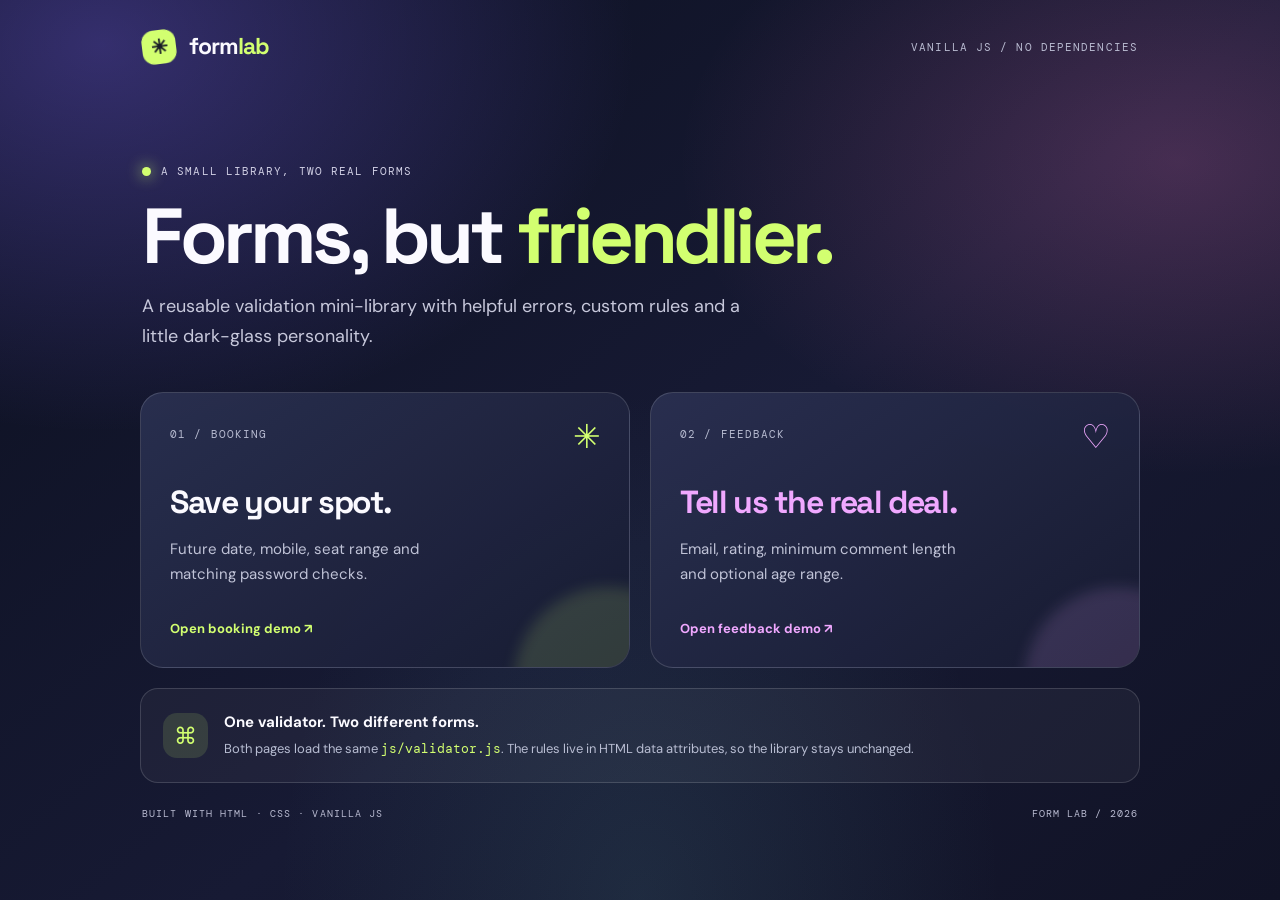
<file: index.html>
<!DOCTYPE html>
<html lang="en">
<head>
  <meta charset="UTF-8"><meta name="viewport" content="width=device-width, initial-scale=1.0">
  <title>FormLab · Reusable validation</title><link rel="stylesheet" href="style.css">
</head>
<body>
  <main class="page-shell home-shell">
    <nav class="topbar"><a class="brand" href="index.html"><span class="brand-mark">✳</span> form<span>lab</span></a><span class="top-tag">VANILLA JS / NO DEPENDENCIES</span></nav>
    <section class="intro home-intro">
      <p class="eyebrow"><span class="pulse"></span> A SMALL LIBRARY, TWO REAL FORMS</p>
      <h1>Forms, but <span>friendlier.</span></h1>
      <p class="intro-copy">A reusable validation mini-library with helpful errors, custom rules and a little dark-glass personality.</p>
    </section>
    <section class="demo-links">
      <a class="demo-tile" href="demo-booking.html"><span class="tile-number">01 / BOOKING</span><span class="tile-icon">✳</span><h2>Save your spot.</h2><p>Future date, mobile, seat range and matching password checks.</p><span class="tile-link">Open booking demo ↗</span></a>
      <a class="demo-tile purple-tile" href="demo-feedback.html"><span class="tile-number">02 / FEEDBACK</span><span class="tile-icon">♡</span><h2>Tell us the real deal.</h2><p>Email, rating, minimum comment length and optional age range.</p><span class="tile-link">Open feedback demo ↗</span></a>
    </section>
    <section class="library-note"><span class="note-icon">⌘</span><div><strong>One validator. Two different forms.</strong><p>Both pages load the same <code>js/validator.js</code>. The rules live in HTML data attributes, so the library stays unchanged.</p></div></section>
    <footer class="site-footer"><span>BUILT WITH HTML · CSS · VANILLA JS</span><span>FORM LAB / 2026</span></footer>
  </main>
</body>
</html>
</file>
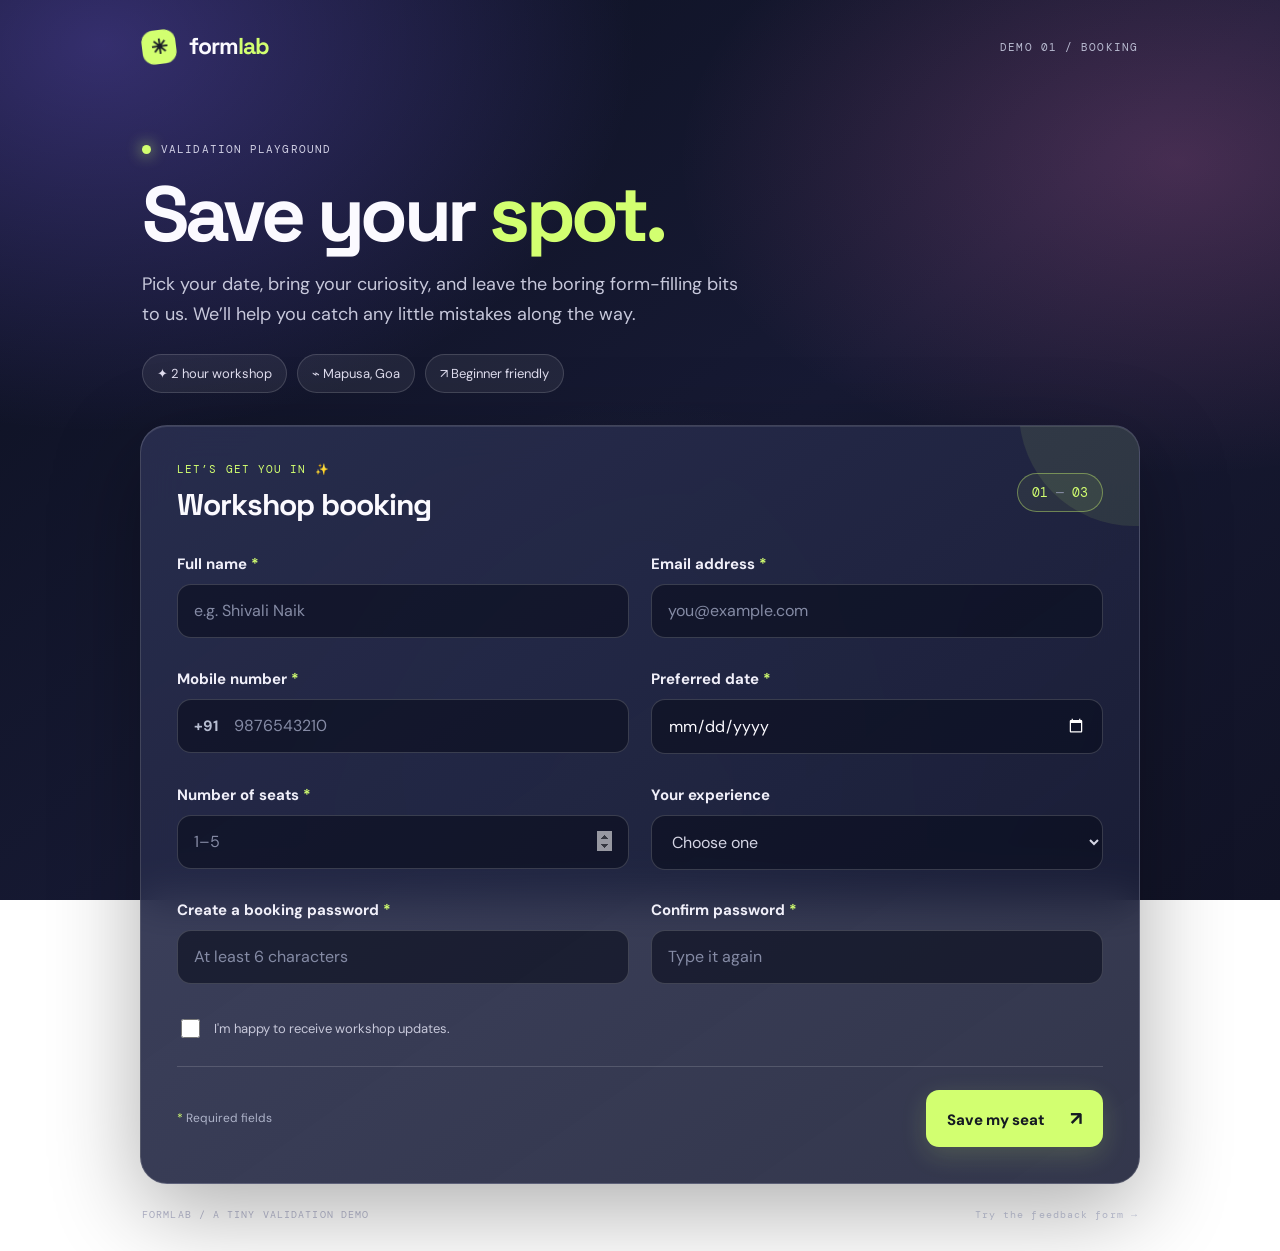
<file: demo-booking.html>
<!DOCTYPE html>
<html lang="en">
<head>
  <meta charset="UTF-8">
  <meta name="viewport" content="width=device-width, initial-scale=1.0">
  <meta name="theme-color" content="#101322">
  <title>Workshop booking · Form Lab</title>
  <link rel="stylesheet" href="style.css">
</head>
<body>
  <main class="page-shell">
    <nav class="topbar">
      <a class="brand" href="index.html"><span class="brand-mark">✳</span> form<span>lab</span></a>
      <span class="top-tag">DEMO 01 / BOOKING</span>
    </nav>

    <section class="intro">
      <p class="eyebrow"><span class="pulse"></span> VALIDATION PLAYGROUND</p>
      <h1>Save your <span>spot.</span></h1>
      <p class="intro-copy">Pick your date, bring your curiosity, and leave the boring form-filling bits to us. We’ll help you catch any little mistakes along the way.</p>
      <div class="mini-stats">
        <span>✦ 2 hour workshop</span><span>⌁ Mapusa, Goa</span><span>↗ Beginner friendly</span>
      </div>
    </section>

    <section class="form-card">
      <div class="card-heading">
        <div><p class="eyebrow">LET’S GET YOU IN ✨</p><h2>Workshop booking</h2></div>
        <span class="step-chip">01 <i>—</i> 03</span>
      </div>

      <form id="bookingForm" novalidate>
        <div class="error-summary" data-error-summary role="alert" aria-live="polite" hidden></div>
        <div class="field-grid">
          <div class="field">
            <label for="bookingName">Full name <b>*</b></label>
            <input id="bookingName" name="Full name" type="text" placeholder="e.g. Shivali Naik" data-label="Full name" data-validate="required|minLength:3" autocomplete="name">
            <small class="field-error" data-error-for="Full name" hidden></small>
          </div>
          <div class="field">
            <label for="bookingEmail">Email address <b>*</b></label>
            <input id="bookingEmail" name="Email" type="email" placeholder="you@example.com" data-label="Email" data-validate="required|email|notExampleEmail" autocomplete="email">
            <small class="field-error" data-error-for="Email" hidden></small>
          </div>
          <div class="field">
            <label for="bookingMobile">Mobile number <b>*</b></label>
            <div class="input-prefix"><span>+91</span><input id="bookingMobile" name="Mobile" type="tel" inputmode="numeric" maxlength="10" placeholder="9876543210" data-label="Mobile number" data-validate="required|mobile" autocomplete="tel-national"></div>
            <small class="field-error" data-error-for="Mobile" hidden></small>
          </div>
          <div class="field">
            <label for="bookingDate">Preferred date <b>*</b></label>
            <input id="bookingDate" name="Workshop date" type="date" data-label="Workshop date" data-validate="required|futureDate">
            <small class="field-error" data-error-for="Workshop date" hidden></small>
          </div>
          <div class="field">
            <label for="seats">Number of seats <b>*</b></label>
            <input id="seats" name="Seats" type="number" min="1" max="5" placeholder="1–5" data-label="Seats" data-validate="required|range:1,5">
            <small class="field-error" data-error-for="Seats" hidden></small>
          </div>
          <div class="field">
            <label for="experience">Your experience</label>
            <select id="experience" name="Experience">
              <option value="">Choose one</option><option>First timer</option><option>Know the basics</option><option>Just here to explore</option>
            </select>
          </div>
          <div class="field">
            <label for="bookingPassword">Create a booking password <b>*</b></label>
            <input id="bookingPassword" name="Password" type="password" placeholder="At least 6 characters" data-label="Password" data-validate="required|minLength:6" autocomplete="new-password">
            <small class="field-error" data-error-for="Password" hidden></small>
          </div>
          <div class="field">
            <label for="confirmPassword">Confirm password <b>*</b></label>
            <input id="confirmPassword" name="Confirm password" type="password" placeholder="Type it again" data-label="Confirm password" data-validate="required|match:Password" autocomplete="new-password">
            <small class="field-error" data-error-for="Confirm password" hidden></small>
          </div>
        </div>

        <label class="check-row"><input type="checkbox"> <span>I'm happy to receive workshop updates.</span></label>
        <div class="form-footer">
          <p><span class="required-dot">*</span> Required fields</p>
          <button class="submit-btn" type="submit">Save my seat <span>↗</span></button>
        </div>
        <p class="success-note" data-form-success role="status" hidden></p>
      </form>
    </section>
    <footer class="site-footer"><span>FORMLAB / A TINY VALIDATION DEMO</span><a href="demo-feedback.html">Try the feedback form →</a></footer>
  </main>
  <script src="js/validator.js"></script>
  <script>
    // A custom rule registered in one line, then used like a built-in rule.
    Validator.addRule("notExampleEmail", (value) =>
      !value || !value.toLowerCase().endsWith("@example.com") || "Please use your real email address."
    );
    // The same validator library is used without editing its source.
    const bookingValidator = new Validator(document.querySelector("#bookingForm"));
  </script>
</body>
</html>
</file>
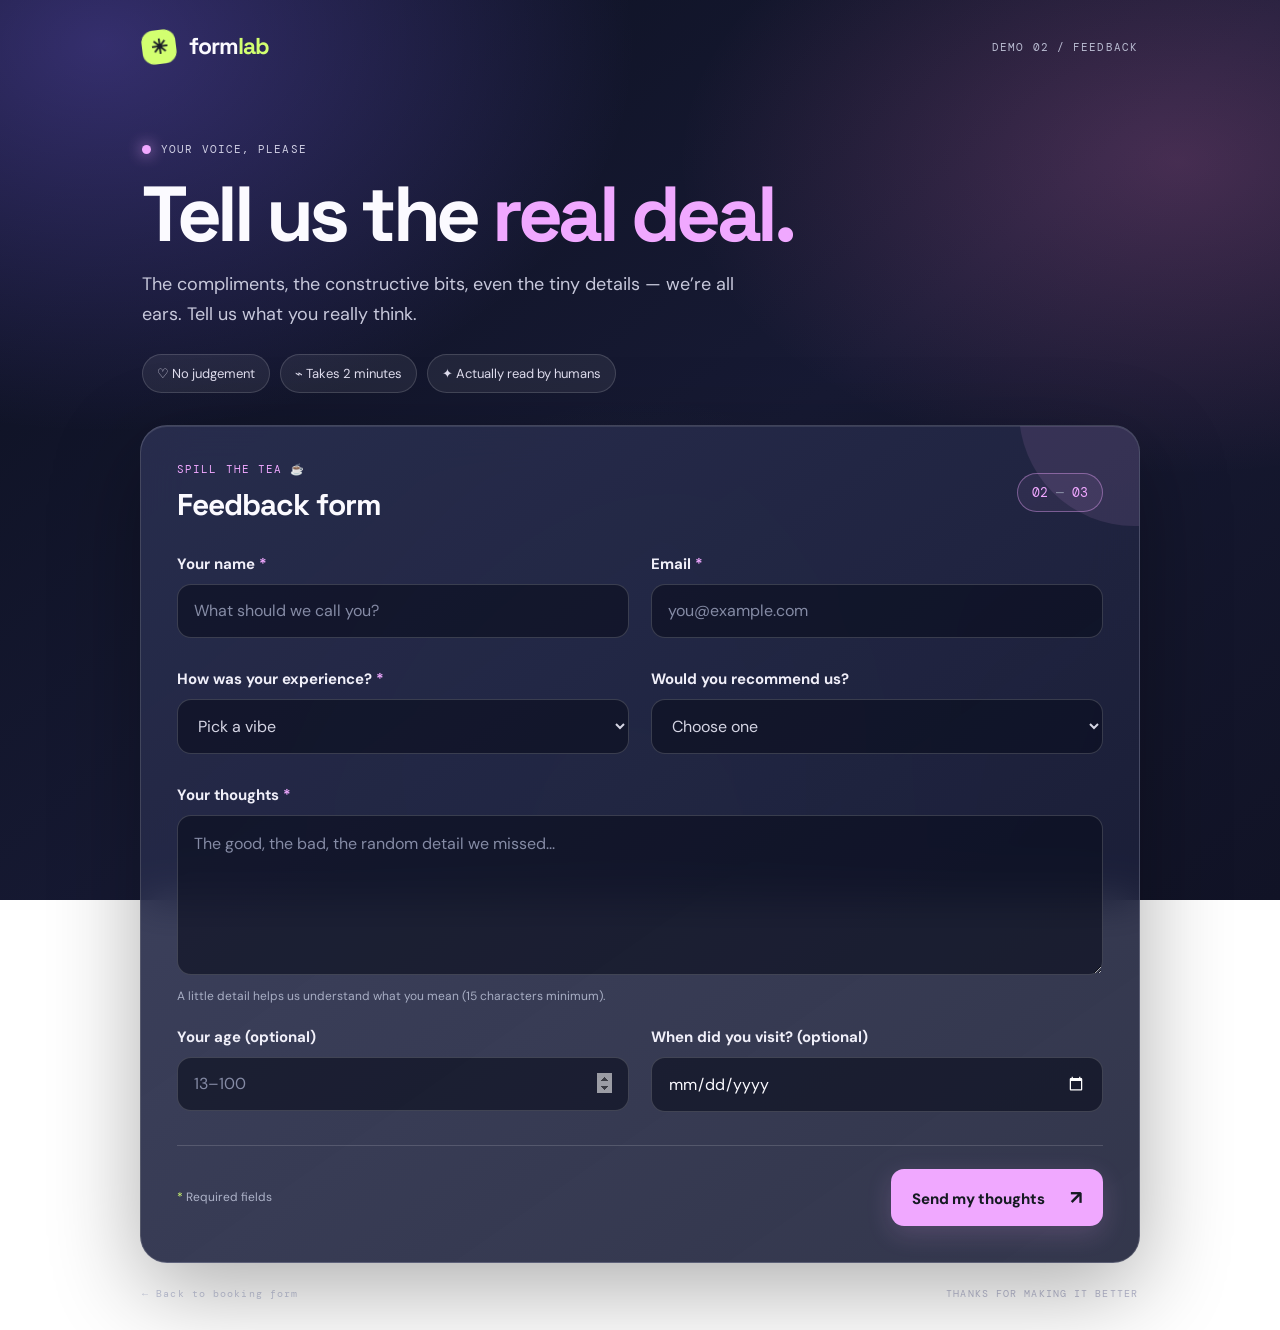
<file: demo-feedback.html>
<!DOCTYPE html>
<html lang="en">
<head>
  <meta charset="UTF-8">
  <meta name="viewport" content="width=device-width, initial-scale=1.0">
  <meta name="theme-color" content="#101322">
  <title>Feedback · Form Lab</title>
  <link rel="stylesheet" href="style.css">
</head>
<body>
  <main class="page-shell">
    <nav class="topbar">
      <a class="brand" href="index.html"><span class="brand-mark">✳</span> form<span>lab</span></a>
      <span class="top-tag">DEMO 02 / FEEDBACK</span>
    </nav>

    <section class="intro feedback-intro">
      <p class="eyebrow"><span class="pulse purple"></span> YOUR VOICE, PLEASE</p>
      <h1>Tell us the <span>real deal.</span></h1>
      <p class="intro-copy">The compliments, the constructive bits, even the tiny details — we’re all ears. Tell us what you really think.</p>
      <div class="mini-stats"><span>♡ No judgement</span><span>⌁ Takes 2 minutes</span><span>✦ Actually read by humans</span></div>
    </section>

    <section class="form-card feedback-card">
      <div class="card-heading">
        <div><p class="eyebrow">SPILL THE TEA ☕</p><h2>Feedback form</h2></div>
        <span class="step-chip violet">02 <i>—</i> 03</span>
      </div>
      <form id="feedbackForm" novalidate>
        <div class="error-summary" data-error-summary role="alert" aria-live="polite" hidden></div>
        <div class="field-grid">
          <div class="field">
            <label for="feedbackName">Your name <b>*</b></label>
            <input id="feedbackName" name="Name" type="text" placeholder="What should we call you?" data-label="Name" data-validate="required|minLength:2" autocomplete="name">
            <small class="field-error" data-error-for="Name" hidden></small>
          </div>
          <div class="field">
            <label for="feedbackEmail">Email <b>*</b></label>
            <input id="feedbackEmail" name="Email" type="email" placeholder="you@example.com" data-label="Email" data-validate="required|email" autocomplete="email">
            <small class="field-error" data-error-for="Email" hidden></small>
          </div>
          <div class="field">
            <label for="rating">How was your experience? <b>*</b></label>
            <select id="rating" name="Rating" data-label="Rating" data-validate="required">
              <option value="">Pick a vibe</option><option value="5">Loved it ✨</option><option value="4">Pretty good</option><option value="3">It was okay</option><option value="2">Could be better</option><option value="1">Not for me</option>
            </select>
            <small class="field-error" data-error-for="Rating" hidden></small>
          </div>
          <div class="field">
            <label for="recommend">Would you recommend us?</label>
            <select id="recommend" name="Recommend"><option value="">Choose one</option><option>Absolutely</option><option>Maybe</option><option>Not yet</option></select>
          </div>
          <div class="field full">
            <label for="comments">Your thoughts <b>*</b></label>
            <textarea id="comments" name="Comments" rows="5" placeholder="The good, the bad, the random detail we missed..." data-label="Your thoughts" data-validate="required|minLength:15|noLinks"></textarea>
            <small class="field-error" data-error-for="Comments" hidden></small>
            <span class="field-hint">A little detail helps us understand what you mean (15 characters minimum).</span>
          </div>
          <div class="field">
            <label for="age">Your age (optional)</label>
            <input id="age" name="Age" type="number" min="13" max="100" placeholder="13–100" data-label="Age" data-validate="range:13,100">
            <small class="field-error" data-error-for="Age" hidden></small>
          </div>
          <div class="field">
            <label for="visitDate">When did you visit? (optional)</label>
            <input id="visitDate" name="Visit date" type="date" data-label="Visit date">
            <small class="field-error" data-error-for="Visit date" hidden></small>
          </div>
        </div>
        <div class="form-footer">
          <p><span class="required-dot">*</span> Required fields</p>
          <button class="submit-btn violet-btn" type="submit">Send my thoughts <span>↗</span></button>
        </div>
        <p class="success-note" data-form-success role="status" hidden></p>
      </form>
    </section>
    <footer class="site-footer"><a href="demo-booking.html">← Back to booking form</a><span>THANKS FOR MAKING IT BETTER</span></footer>
  </main>
  <script src="js/validator.js"></script>
  <script>
    // A separate custom rule, registered without changing validator.js.
    Validator.addRule("noLinks", (value) =>
      !value || !/(https?:\/\/|www\.)/i.test(value) || "Please remove links from your feedback."
    );
    const feedbackValidator = new Validator(document.querySelector("#feedbackForm"));
  </script>
</body>
</html>
</file>
<file: style.css>
@import url('https://fonts.googleapis.com/css2?family=DM+Mono:wght@400;500&family=DM+Sans:wght@400;500;600;700;800&family=Space+Grotesk:wght@400;500;600;700&display=swap');
:root{--text:#fbfaff;--muted:#b8bad0;--lime:#d2ff70;--pink:#f0a8ff;--danger:#ff8296;--good:#c5f58a;--line:rgba(255,255,255,.15)}
*{box-sizing:border-box}html{scroll-behavior:smooth}
body{margin:0;min-height:100vh;color:var(--text);font-family:'DM Sans',sans-serif;background:radial-gradient(ellipse at 8% 5%,rgba(129,104,255,.34),transparent 32%),radial-gradient(ellipse at 92% 18%,rgba(239,116,190,.22),transparent 30%),radial-gradient(ellipse at 50% 100%,rgba(100,176,180,.13),transparent 40%),linear-gradient(140deg,#0c1020,#171a34 55%,#111326);background-attachment:fixed}
body:before{content:"";position:fixed;inset:0;pointer-events:none;opacity:.12;background-image:radial-gradient(rgba(255,255,255,.7) .7px,transparent .7px);background-size:22px 22px}
a{color:inherit}.page-shell{width:min(1000px,calc(100% - 44px));margin:auto;position:relative;padding:26px 0 30px}
.topbar{display:flex;justify-content:space-between;align-items:center;padding:4px 2px 24px}.brand{text-decoration:none;font-family:'Space Grotesk',sans-serif;font-weight:700;font-size:23px;letter-spacing:-1px}.brand span:last-child{color:var(--lime)}.brand-mark{display:inline-grid;place-items:center;width:34px;height:34px;margin-right:8px;border-radius:12px;background:var(--lime);color:#171b25;font-size:20px;transform:rotate(-7deg)}
.top-tag,.eyebrow,.tile-number,.site-footer{font-family:'DM Mono',monospace;letter-spacing:1.1px;font-size:11px;color:var(--muted)}
.intro{padding:43px 2px 32px;max-width:760px}.eyebrow{display:flex;align-items:center;gap:10px;color:#d0cfe4;font-size:11px}.pulse{width:9px;height:9px;border-radius:50%;background:var(--lime);box-shadow:0 0 15px var(--lime)}.pulse.purple{background:var(--pink);box-shadow:0 0 15px var(--pink)}
h1{font:700 clamp(48px,7.5vw,78px)/.98 'Space Grotesk',sans-serif;letter-spacing:-4.5px;margin:20px 0 18px}h1 span{color:var(--lime)}.feedback-intro h1 span,.purple-tile h2{color:var(--pink)}
.intro-copy{max-width:610px;color:#c7c8db;font-size:18px;line-height:1.65;margin:0}.mini-stats{display:flex;flex-wrap:wrap;gap:10px;margin-top:24px}.mini-stats span{border:1px solid var(--line);background:rgba(255,255,255,.065);border-radius:30px;padding:10px 14px;color:#e0deef;font-size:13px}
.form-card{position:relative;border:1px solid rgba(255,255,255,.17);background:linear-gradient(145deg,rgba(42,47,80,.91),rgba(23,27,51,.88));backdrop-filter:blur(22px);-webkit-backdrop-filter:blur(22px);border-radius:27px;padding:36px;box-shadow:0 26px 90px rgba(0,0,0,.32),inset 0 1px rgba(255,255,255,.1);overflow:hidden}
.form-card:before{content:"";position:absolute;width:230px;height:230px;right:-110px;top:-130px;border-radius:50%;background:rgba(210,255,112,.09);pointer-events:none}.feedback-card:before{background:rgba(240,168,255,.1)}
.card-heading{display:flex;justify-content:space-between;align-items:center;margin-bottom:30px;position:relative}.card-heading .eyebrow{margin:0 0 9px;color:var(--lime)}.feedback-card .card-heading .eyebrow{color:var(--pink)}.card-heading h2{font:700 30px 'Space Grotesk',sans-serif;margin:0;letter-spacing:-1px}
.step-chip{font:13px 'DM Mono',monospace;border:1px solid rgba(210,255,112,.4);border-radius:30px;padding:10px 14px;color:var(--lime);background:rgba(210,255,112,.07)}.step-chip i{color:#858ba2;font-style:normal}.step-chip.violet{color:var(--pink);border-color:rgba(240,168,255,.4);background:rgba(240,168,255,.07)}
.field-grid{display:grid;grid-template-columns:1fr 1fr;gap:23px 22px;position:relative}.field{min-width:0}.field.full{grid-column:1/-1}.field label{display:block;font-size:15px;font-weight:700;color:#f0eff9;margin:0 0 10px}.field label b,.required-dot{color:var(--lime)}.feedback-card .field label b{color:var(--pink)}
input,select,textarea{width:100%;min-height:54px;border:1px solid rgba(255,255,255,.17);border-radius:14px;background:rgba(10,13,29,.62);color:var(--text);font:16px 'DM Sans',sans-serif;padding:15px 16px;outline:none;transition:border .2s,box-shadow .2s,background .2s}
input::placeholder,textarea::placeholder{color:#858ba5}select{color:#d5d5e4}select option{background:#171b30;color:white}input:focus,select:focus,textarea:focus{border-color:rgba(210,255,112,.85);box-shadow:0 0 0 4px rgba(210,255,112,.12);background:rgba(12,16,31,.9)}.feedback-card input:focus,.feedback-card select:focus,.feedback-card textarea:focus{border-color:rgba(240,168,255,.85);box-shadow:0 0 0 4px rgba(240,168,255,.12)}
input[aria-invalid="true"],select[aria-invalid="true"],textarea[aria-invalid="true"]{border-color:rgba(255,130,150,.9);box-shadow:0 0 0 4px rgba(255,130,150,.1)}input[type=date]{color-scheme:dark}input[type=number]{appearance:textfield}input[type=number]::-webkit-inner-spin-button{opacity:.6}
textarea{resize:vertical;min-height:145px;line-height:1.6}.input-prefix{display:flex;align-items:center;border:1px solid rgba(255,255,255,.17);border-radius:14px;background:rgba(10,13,29,.62);overflow:hidden;min-height:54px}.input-prefix:focus-within{border-color:rgba(210,255,112,.85);box-shadow:0 0 0 4px rgba(210,255,112,.12)}.input-prefix span{padding-left:16px;color:#b7bdd1;font-size:15px;font-weight:700}.input-prefix input{border:0;background:transparent;box-shadow:none!important;min-height:52px}
.field-error{display:block;color:#ffabb8;font-size:13px;line-height:1.5;margin-top:8px;font-weight:600}.field-hint{display:block;color:#a8aec4;font-size:12px;margin-top:8px}
.error-summary{border:1px solid rgba(255,130,150,.42);background:rgba(255,100,125,.1);border-radius:16px;padding:17px 19px;margin:0 0 25px;color:#ffd8de;font-size:14px;line-height:1.65}.error-summary strong{font-size:15px}.error-summary ul{margin:9px 0 0;padding-left:20px}.error-summary a{color:#ffc0ca;text-decoration:underline;text-underline-offset:3px}.error-summary a:hover{color:white}
.check-row{display:flex;align-items:center;gap:11px;color:#c7c8da;font-size:13px;margin:24px 0}.check-row input{width:19px;min-height:19px;height:19px;padding:0;accent-color:var(--lime)}
.form-footer{display:flex;align-items:center;justify-content:space-between;border-top:1px solid var(--line);padding-top:23px;margin-top:25px;gap:16px}.form-footer p{font-size:12px;color:#aeb3c9;margin:0}
.submit-btn{border:0;border-radius:13px;background:var(--lime);color:#151a22;font:800 15px 'DM Sans',sans-serif;padding:16px 21px;cursor:pointer;box-shadow:0 8px 26px rgba(210,255,112,.16);transition:transform .2s,box-shadow .2s}.submit-btn span{margin-left:22px;font-size:19px}.submit-btn:hover{transform:translateY(-3px) rotate(-1deg);box-shadow:0 13px 32px rgba(210,255,112,.25)}.violet-btn{background:var(--pink);box-shadow:0 8px 26px rgba(240,168,255,.16)}.violet-btn:hover{box-shadow:0 13px 32px rgba(240,168,255,.25)}
.success-note{color:var(--good);font-size:14px;padding:15px 17px;background:rgba(185,239,121,.09);border:1px solid rgba(185,239,121,.25);border-radius:13px;margin:20px 0 0}
.site-footer{display:flex;justify-content:space-between;gap:12px;align-items:center;padding:24px 2px 0;font-size:10px}.site-footer a{color:#c4c8dc;text-decoration:none}.site-footer a:hover{color:var(--lime)}
.home-intro{padding-top:65px;padding-bottom:40px}.demo-links{display:grid;grid-template-columns:1fr 1fr;gap:20px}.demo-tile{position:relative;min-height:275px;padding:29px;border:1px solid var(--line);border-radius:23px;background:linear-gradient(145deg,rgba(43,49,82,.9),rgba(23,27,50,.9));text-decoration:none;transition:transform .22s,border .22s,box-shadow .22s;overflow:hidden}.demo-tile:after{content:"";position:absolute;width:190px;height:190px;border-radius:50%;right:-75px;bottom:-110px;background:rgba(210,255,112,.14);filter:blur(7px)}.demo-tile:hover{transform:translateY(-6px) rotate(-.4deg);border-color:rgba(210,255,112,.5);box-shadow:0 20px 45px rgba(0,0,0,.2)}.tile-number{color:#b6bad0;font-size:11px}.tile-icon{position:absolute;right:28px;top:22px;font-size:33px;color:var(--lime)}.demo-tile h2{font:700 32px 'Space Grotesk',sans-serif;letter-spacing:-1.4px;margin:39px 0 9px}.demo-tile p{font-size:15px;color:#c0c3d7;line-height:1.65;max-width:300px}.tile-link{display:inline-block;margin-top:19px;font-size:13px;font-weight:700;color:var(--lime)}.purple-tile:hover{border-color:rgba(240,168,255,.5)}.purple-tile:after{background:rgba(240,168,255,.14)}.purple-tile .tile-icon,.purple-tile .tile-link{color:var(--pink)}
.library-note{display:flex;gap:16px;align-items:center;padding:22px;margin-top:20px;border:1px solid var(--line);border-radius:18px;background:rgba(255,255,255,.045)}.note-icon{display:grid;place-items:center;flex:0 0 45px;height:45px;border-radius:14px;background:rgba(210,255,112,.13);color:var(--lime);font-size:23px}.library-note strong{font-size:15px}.library-note p{font-size:13px;color:#b8bdd2;line-height:1.65;margin:6px 0 0}.library-note code{color:var(--lime);font-family:'DM Mono',monospace}
@media(max-width:700px){.page-shell{width:min(100% - 28px,560px);padding-top:17px}.topbar{padding-bottom:14px}.top-tag{font-size:9px;letter-spacing:.5px}.intro{padding:35px 2px 25px}h1{font-size:clamp(43px,12vw,58px);letter-spacing:-3px}.intro-copy{font-size:16px}.mini-stats{gap:7px}.mini-stats span{font-size:11px;padding:8px 11px}.form-card{padding:25px 20px;border-radius:21px}.card-heading h2{font-size:25px}.field-grid{grid-template-columns:1fr;gap:19px}.field.full{grid-column:auto}.field label{font-size:15px}input,select,textarea{font-size:16px;min-height:56px}.form-footer{align-items:flex-start;flex-direction:column}.form-footer p{padding-top:0}.submit-btn{width:100%;padding:16px}.submit-btn span{float:right}.site-footer{font-size:9px;flex-wrap:wrap}.demo-links{grid-template-columns:1fr}.demo-tile{min-height:230px}.home-intro{padding-top:48px}.library-note{align-items:flex-start}}
@media(max-width:380px){.page-shell{width:calc(100% - 22px)}.top-tag{max-width:115px;text-align:right}h1{font-size:42px}.form-card{padding:21px 15px}.card-heading h2{font-size:22px}.step-chip{font-size:11px;padding:8px 10px}.site-footer{line-height:1.6}}
</file>
